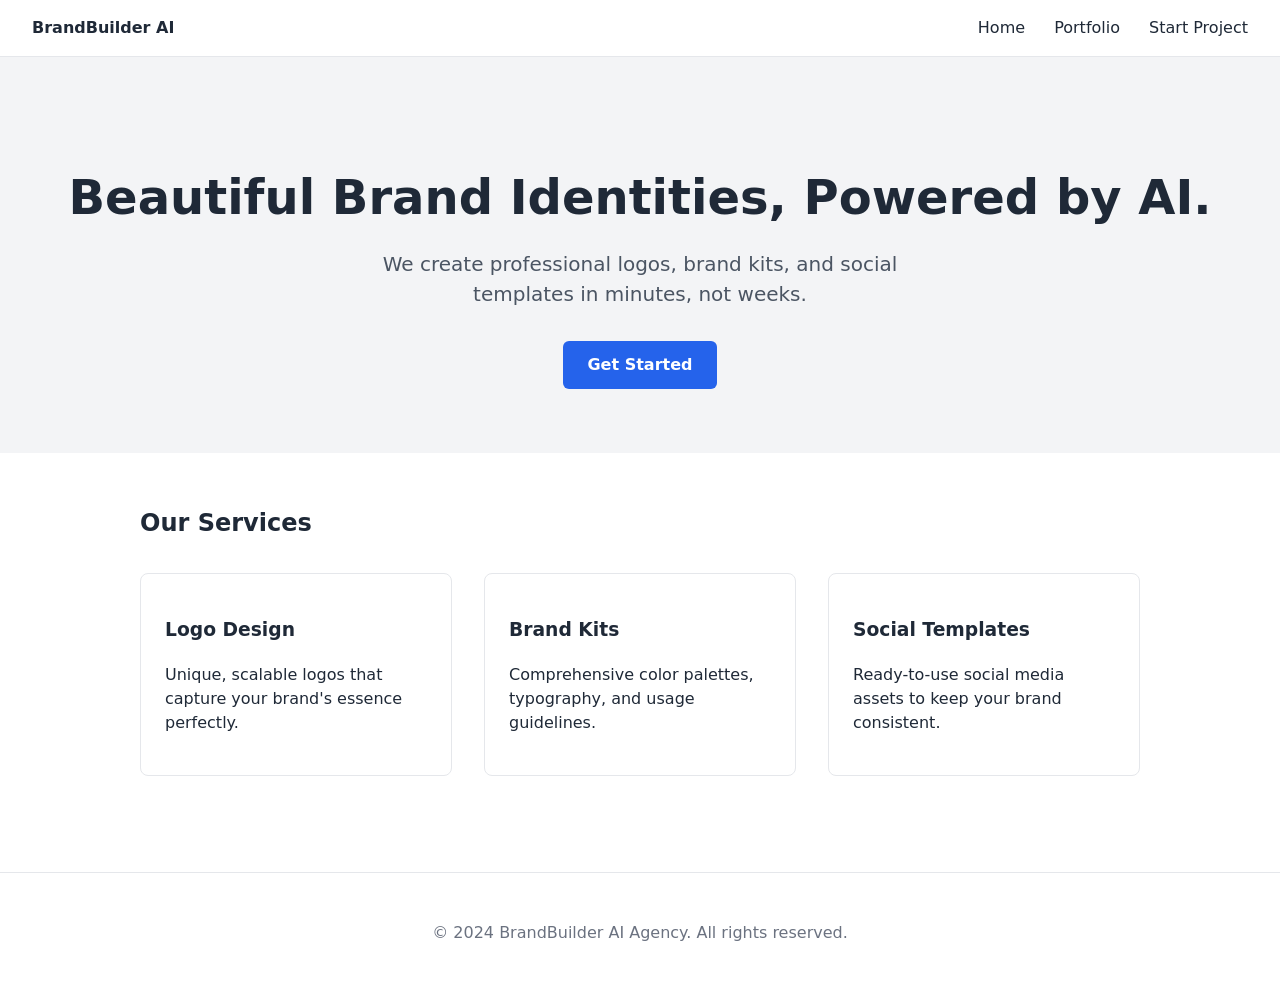
<file: web/index.html>
<!DOCTYPE html>
<html lang="en">
<head>
    <meta charset="UTF-8">
    <meta name="viewport" content="width=device-width, initial-scale=1.0">
    <title>BrandBuilder AI - Your AI Branding Agency</title>
    <link rel="stylesheet" href="style.css">
</head>
<body>
    <header>
        <div class="logo"><strong>BrandBuilder AI</strong></div>
        <nav>
            <a href="index.html">Home</a>
            <a href="portfolio.html">Portfolio</a>
            <a href="intake-form.html">Start Project</a>
        </nav>
    </header>

    <section class="hero">
        <h1>Beautiful Brand Identities, Powered by AI.</h1>
        <p>We create professional logos, brand kits, and social templates in minutes, not weeks.</p>
        <a href="intake-form.html" class="btn">Get Started</a>
    </section>

    <div class="container">
        <h2>Our Services</h2>
        <div class="portfolio-grid">
            <div class="portfolio-item">
                <div class="content">
                    <h3>Logo Design</h3>
                    <p>Unique, scalable logos that capture your brand's essence perfectly.</p>
                </div>
            </div>
            <div class="portfolio-item">
                <div class="content">
                    <h3>Brand Kits</h3>
                    <p>Comprehensive color palettes, typography, and usage guidelines.</p>
                </div>
            </div>
            <div class="portfolio-item">
                <div class="content">
                    <h3>Social Templates</h3>
                    <p>Ready-to-use social media assets to keep your brand consistent.</p>
                </div>
            </div>
        </div>
    </div>

    <footer>
        <p>&copy; 2024 BrandBuilder AI Agency. All rights reserved.</p>
    </footer>
</body>
</html>
</file>
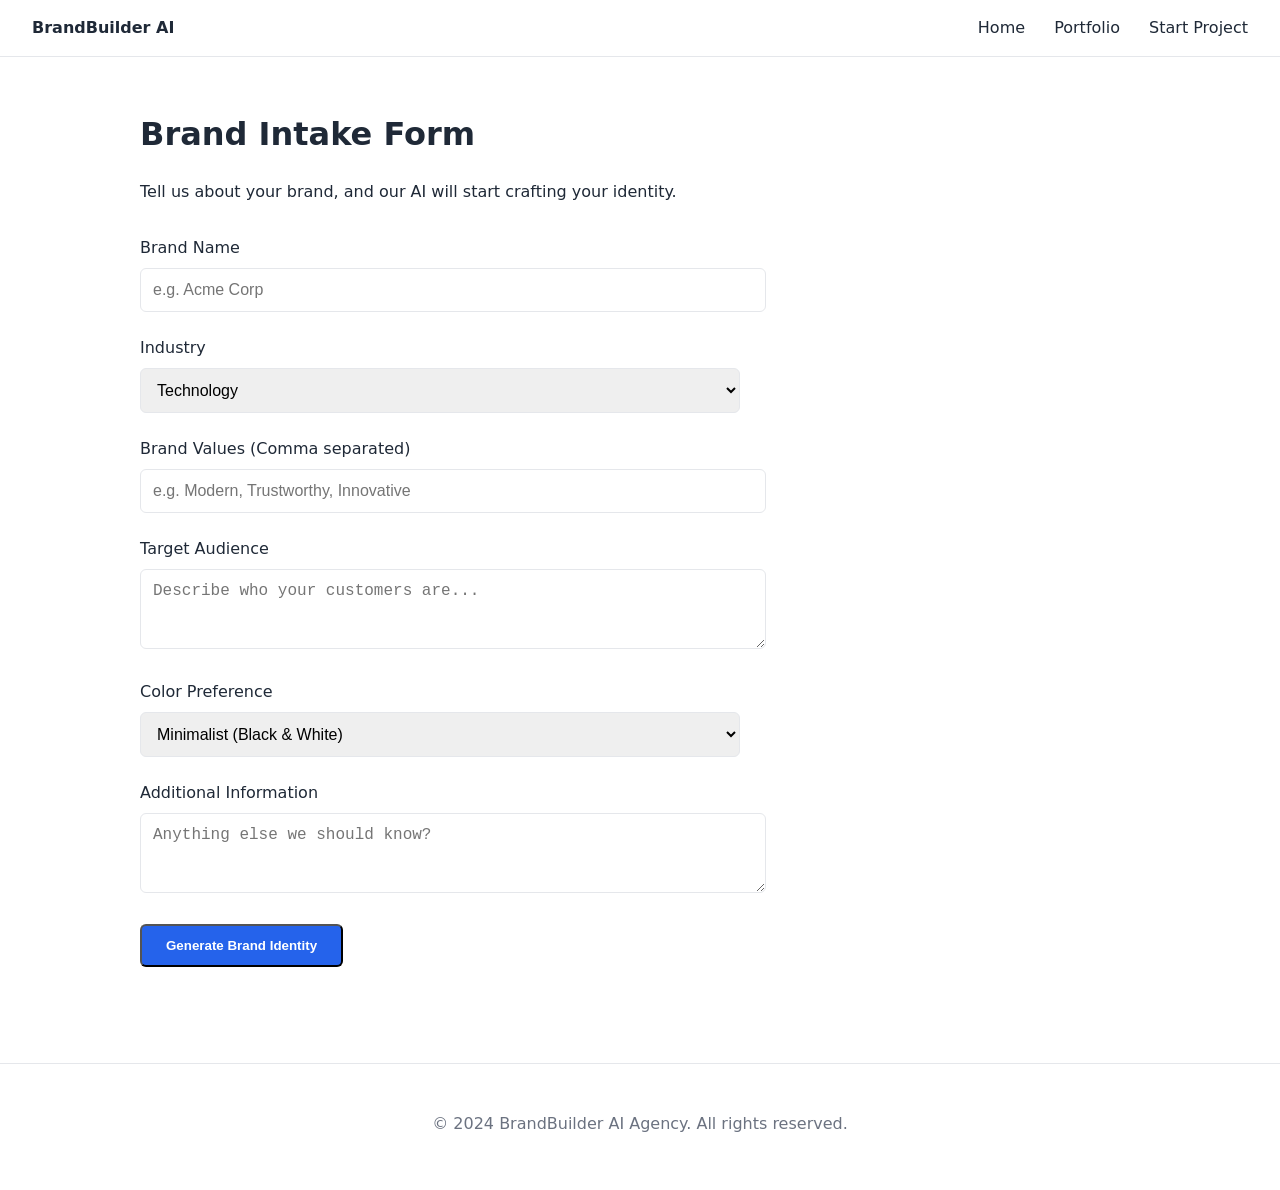
<file: web/intake-form.html>
<!DOCTYPE html>
<html lang="en">
<head>
    <meta charset="UTF-8">
    <meta name="viewport" content="width=device-width, initial-scale=1.0">
    <title>Brand Intake Form - BrandBuilder AI</title>
    <link rel="stylesheet" href="style.css">
</head>
<body>
    <header>
        <div class="logo"><strong>BrandBuilder AI</strong></div>
        <nav>
            <a href="index.html">Home</a>
            <a href="portfolio.html">Portfolio</a>
            <a href="intake-form.html">Start Project</a>
        </nav>
    </header>

    <div class="container">
        <h1>Brand Intake Form</h1>
        <p>Tell us about your brand, and our AI will start crafting your identity.</p>

        <form action="#" method="POST" style="max-width: 600px; margin-top: 2rem;">
            <div class="form-group">
                <label for="brand-name">Brand Name</label>
                <input type="text" id="brand-name" name="brand-name" required placeholder="e.g. Acme Corp">
            </div>

            <div class="form-group">
                <label for="industry">Industry</label>
                <select id="industry" name="industry">
                    <option value="tech">Technology</option>
                    <option value="wellness">Wellness & Health</option>
                    <option value="finance">Finance</option>
                    <option value="retail">Retail & E-commerce</option>
                    <option value="other">Other</option>
                </select>
            </div>

            <div class="form-group">
                <label for="brand-values">Brand Values (Comma separated)</label>
                <input type="text" id="brand-values" name="brand-values" placeholder="e.g. Modern, Trustworthy, Innovative">
            </div>

            <div class="form-group">
                <label for="target-audience">Target Audience</label>
                <textarea id="target-audience" name="target-audience" rows="3" placeholder="Describe who your customers are..."></textarea>
            </div>

            <div class="form-group">
                <label for="color-preference">Color Preference</label>
                <select id="color-preference" name="color-preference">
                    <option value="minimal">Minimalist (Black & White)</option>
                    <option value="vibrant">Vibrant & Bold</option>
                    <option value="earth">Earth Tones</option>
                    <option value="pastel">Pastels</option>
                </select>
            </div>

            <div class="form-group">
                <label for="additional-info">Additional Information</label>
                <textarea id="additional-info" name="additional-info" rows="3" placeholder="Anything else we should know?"></textarea>
            </div>

            <button type="submit" class="btn">Generate Brand Identity</button>
        </form>
    </div>

    <footer>
        <p>&copy; 2024 BrandBuilder AI Agency. All rights reserved.</p>
    </footer>
</body>
</html>
</file>
<file: web/style.css>
:root {
  --primary-color: #2563eb;
  --secondary-color: #1e40af;
  --text-color: #1f2937;
  --bg-color: #ffffff;
  --section-bg: #f3f4f6;
  --border-color: #e5e7eb;
}

body {
  font-family: 'Inter', system-ui, -apple-system, sans-serif;
  line-height: 1.5;
  color: var(--text-color);
  background-color: var(--bg-color);
  margin: 0;
  padding: 0;
}

header {
  background-color: var(--bg-color);
  border-bottom: 1px solid var(--border-color);
  padding: 1rem 2rem;
  display: flex;
  justify-content: space-between;
  align-items: center;
}

nav a {
  margin-left: 1.5rem;
  text-decoration: none;
  color: var(--text-color);
  font-weight: 500;
}

nav a:hover {
  color: var(--primary-color);
}

.container {
  max-width: 1000px;
  margin: 0 auto;
  padding: 2rem;
}

.hero {
  padding: 4rem 2rem;
  text-align: center;
  background-color: var(--section-bg);
}

.hero h1 {
  font-size: 3rem;
  margin-bottom: 1rem;
}

.hero p {
  font-size: 1.25rem;
  color: #4b5563;
  max-width: 600px;
  margin: 0 auto 2rem;
}

.btn {
  display: inline-block;
  background-color: var(--primary-color);
  color: white;
  padding: 0.75rem 1.5rem;
  border-radius: 0.375rem;
  text-decoration: none;
  font-weight: 600;
  transition: background-color 0.2s;
}

.btn:hover {
  background-color: var(--secondary-color);
}

.portfolio-grid {
  display: grid;
  grid-template-columns: repeat(auto-fit, minmax(300px, 1fr));
  gap: 2rem;
  margin-top: 2rem;
}

.portfolio-item {
  border: 1px solid var(--border-color);
  border-radius: 0.5rem;
  overflow: hidden;
  transition: transform 0.2s;
}

.portfolio-item:hover {
  transform: translateY(-4px);
}

.portfolio-item img {
  width: 100%;
  height: 200px;
  object-fit: cover;
  background-color: #ddd;
}

.portfolio-item .content {
  padding: 1.5rem;
}

.form-group {
  margin-bottom: 1.5rem;
}

label {
  display: block;
  margin-bottom: 0.5rem;
  font-weight: 500;
}

input, textarea, select {
  width: 100%;
  padding: 0.75rem;
  border: 1px solid var(--border-color);
  border-radius: 0.375rem;
  font-size: 1rem;
}

footer {
  text-align: center;
  padding: 2rem;
  border-top: 1px solid var(--border-color);
  margin-top: 4rem;
  color: #6b7280;
}
</file>
